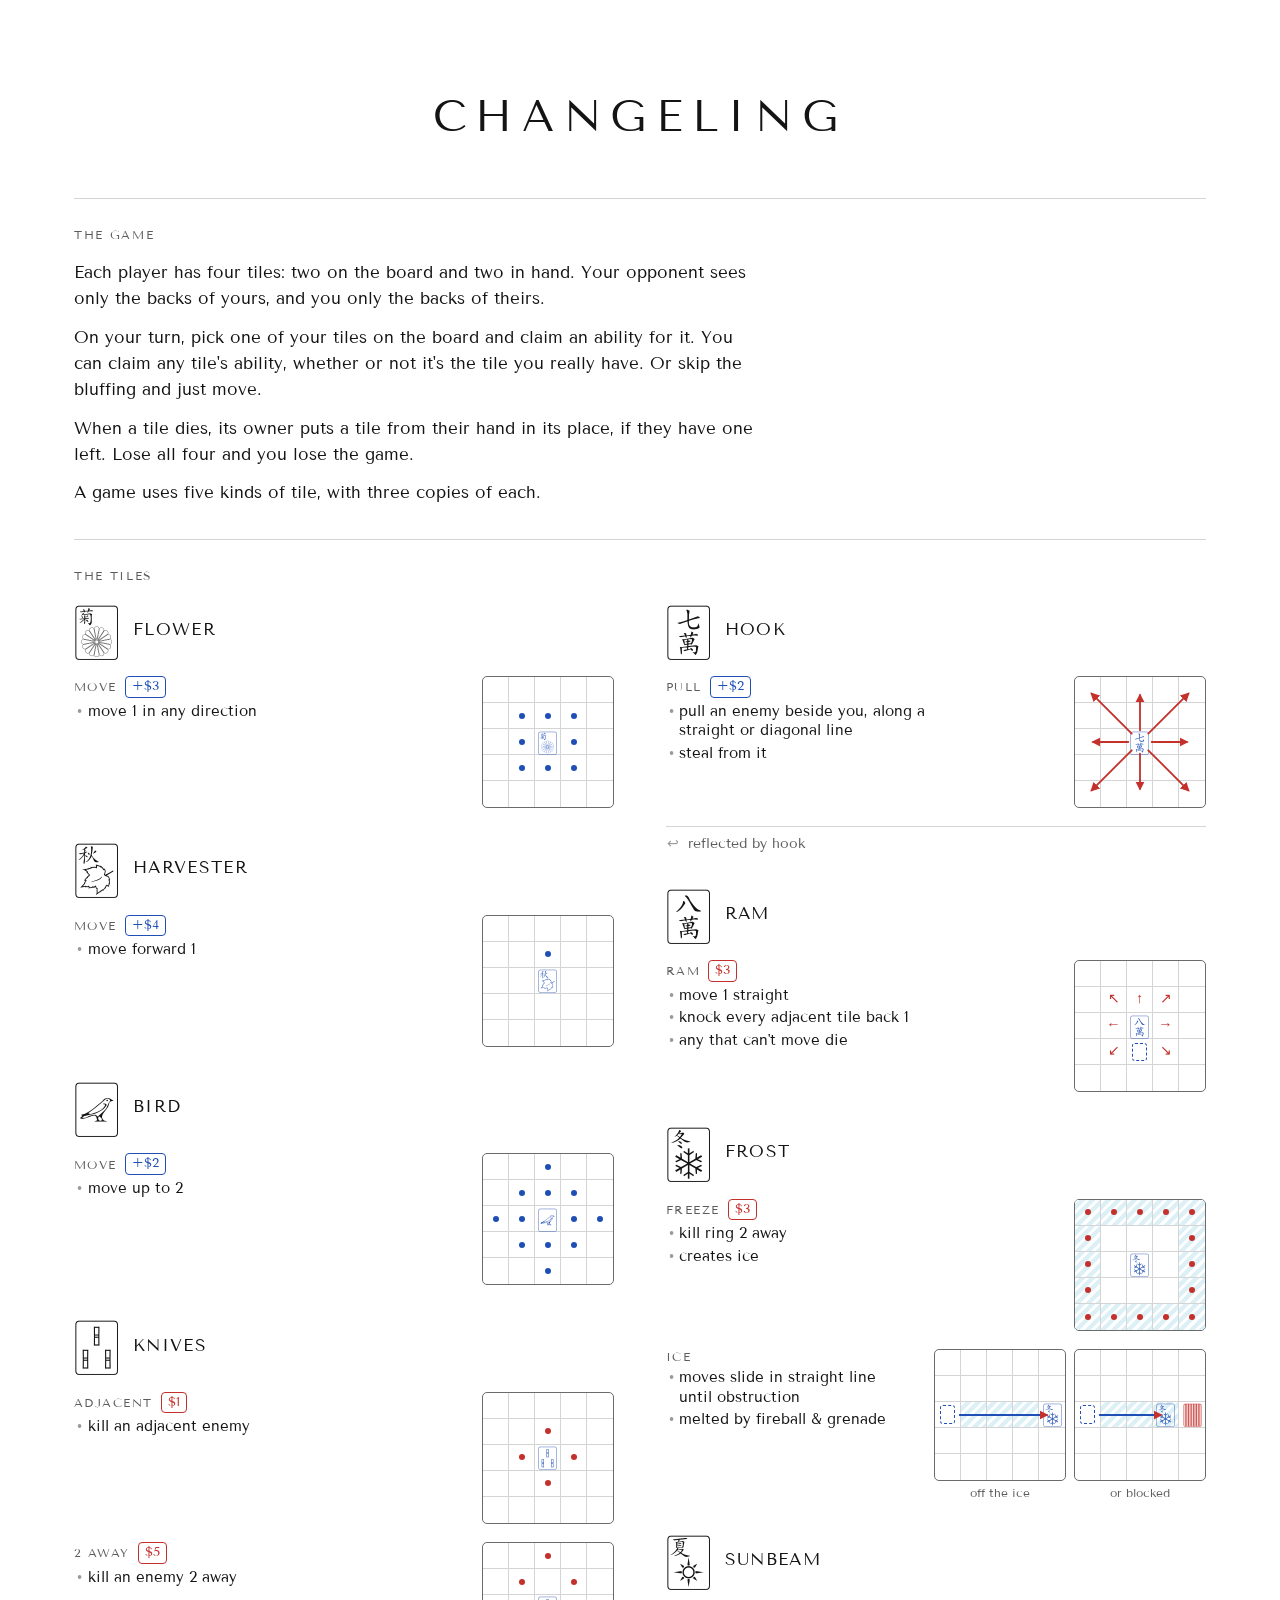
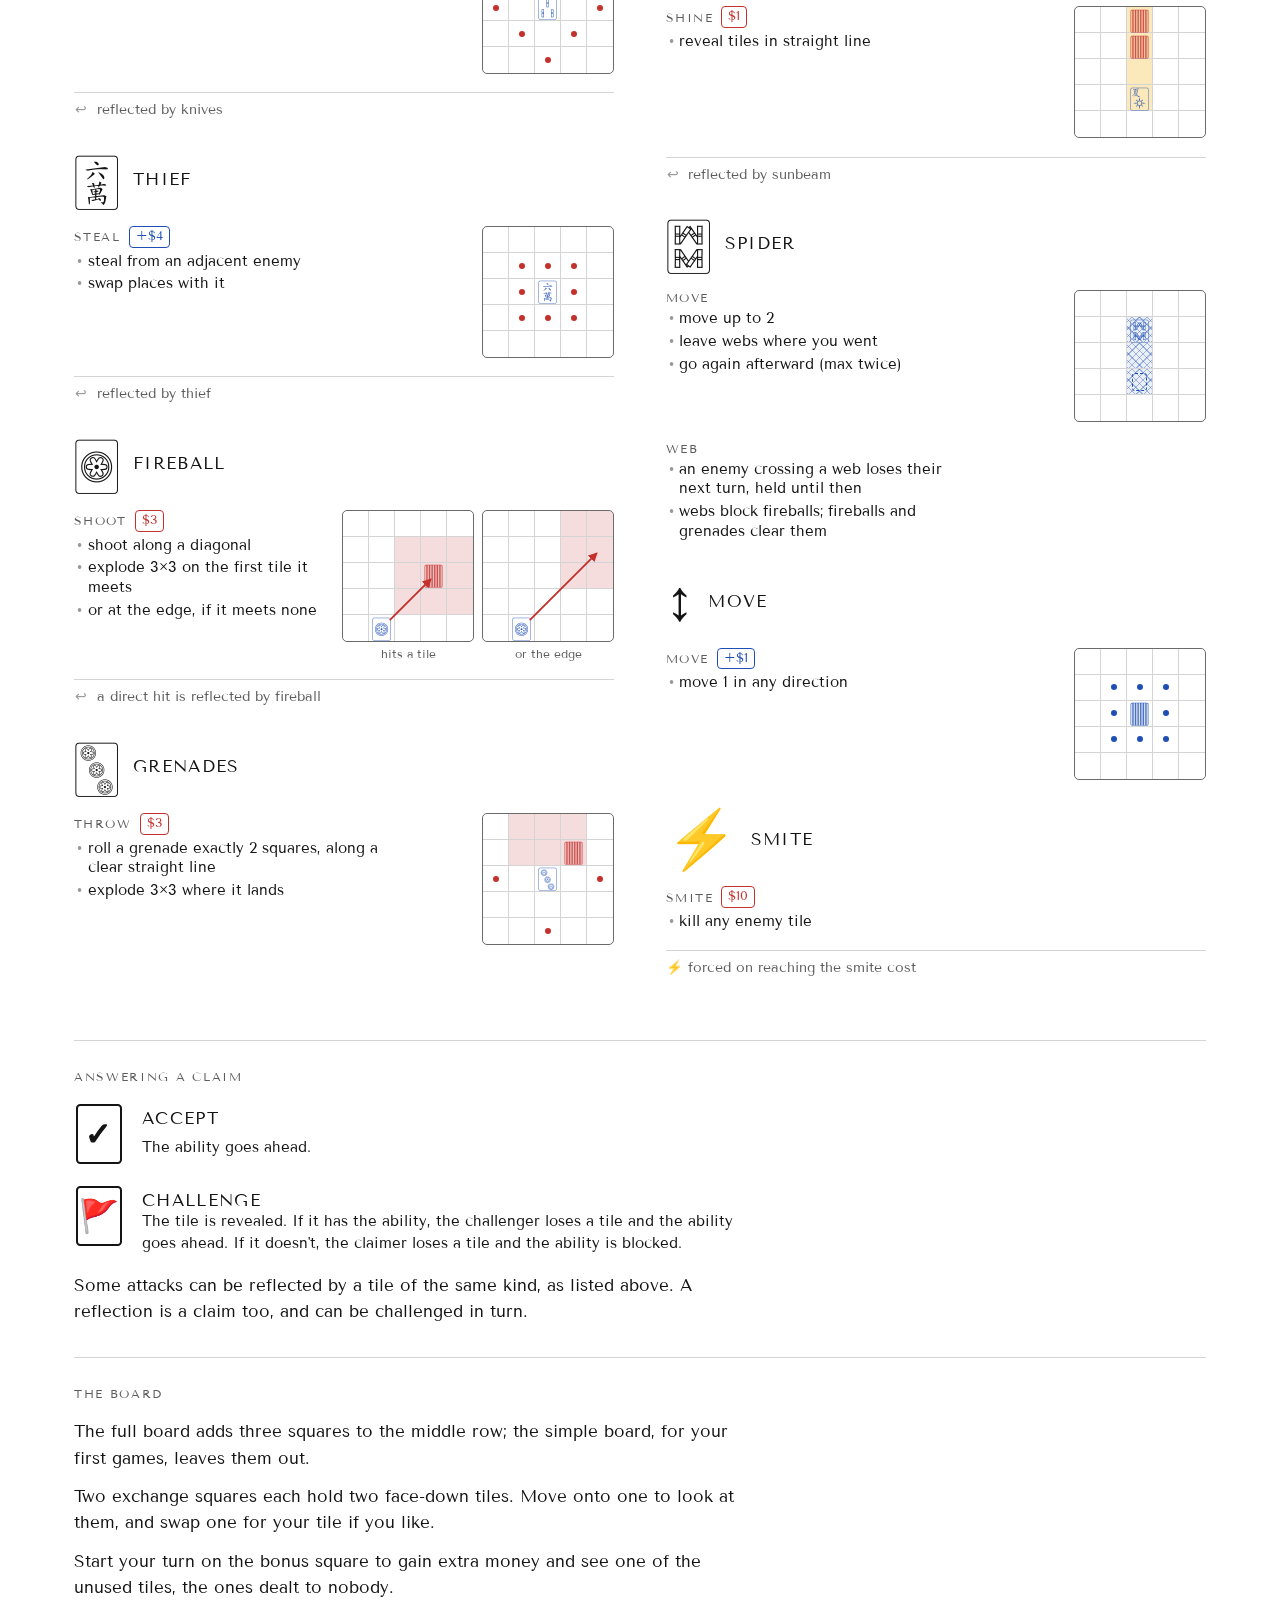
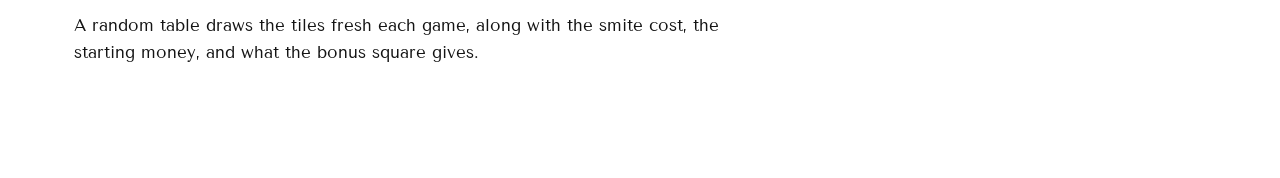
<file: docs/how-to-play.html>
<!DOCTYPE html>
<html lang="en">
<head>
<meta charset="utf-8">
<meta name="viewport" content="width=device-width, initial-scale=1">
<title>Changeling · how to play</title>
<link rel="icon" href="favicon.svg" type="image/svg+xml">
<link rel="preconnect" href="https://fonts.googleapis.com">
<link rel="preconnect" href="https://fonts.gstatic.com" crossorigin>
<link rel="stylesheet" href="https://fonts.googleapis.com/css2?family=Tenor+Sans&display=swap">
<link rel="stylesheet" href="style.css">
<!-- the theme chosen in the game's settings (see settings.js) -->
<script>try { document.documentElement.dataset.theme = localStorage.getItem("arena.theme") === "dark" ? "dark" : "light"; } catch {}</script>
<style>
  .how {
    box-sizing: border-box;
    max-width: 1180px;
    margin: 0 auto;
    padding: 10vh 24px 80px;
    /* the tiles below are the game's own reference, sized from its mini boards' squares */
    --sq: 26px;
  }
  .how .title {
    margin-bottom: 56px;
  }
  .how section {
    padding: 28px 0 32px;
    border-top: 1px solid var(--line);
  }
  .how h2 {
    margin: 0 0 18px;
    font-size: 12px;
    font-weight: normal;
    letter-spacing: 0.14em;
    text-transform: uppercase;
    color: var(--muted);
  }
  .how p {
    max-width: 680px;
    margin: 0 0 12px;
    font-size: 17px;
    line-height: 1.55;
  }
  .how p:last-child {
    margin-bottom: 0;
  }
  .rule-glyph {
    font-family: var(--tile-font);
  }

  /* a response, drawn as its button in the game */
  .response {
    display: grid;
    grid-template-columns: auto 1fr;
    column-gap: 18px;
    align-items: start;
    max-width: 680px;
    margin-bottom: 18px;
  }
  .response .option {
    grid-row: 1 / 3;
    font-size: 64px;
    cursor: default;
  }
  .response .rule-name {
    margin-top: 6px;
  }
  .response p {
    margin: 0;
    font-size: 15px;
    line-height: 1.45;
  }

  @media (max-width: 900px) {
    .how .rules-list {
      columns: 1;
    }
  }
  @media (max-width: 560px) {
    .how {
      --sq: 22px;
    }
  }
</style>
</head>
<body>
<main class="how">
  <h1 class="title">Changeling</h1>

  <section>
    <h2>the game</h2>
    <p>Each player has four tiles: two on the board and two in hand. Your opponent sees only the backs of yours, and you only the backs of theirs.</p>
    <p>On your turn, pick one of your tiles on the board and claim an ability for it. You can claim any tile's ability, whether or not it's the tile you really have. Or skip the bluffing and just move.</p>
    <p>When a tile dies, its owner puts a tile from their hand in its place, if they have one left. Lose all four and you lose the game.</p>
    <p>A game uses five kinds of tile, with three copies of each.</p>
  </section>

  <section>
    <h2>the tiles</h2>
    <div class="rules-list"></div>
  </section>

  <section>
    <h2>answering a claim</h2>
    <div class="response">
      <span class="option shell"><span class="symbol"><span>✓</span></span></span>
      <span class="rule-name">accept</span>
      <p>The ability goes ahead.</p>
    </div>
    <div class="response">
      <span class="option shell"><span class="symbol"><span>🚩</span></span></span>
      <span class="rule-name">challenge</span>
      <p>The tile is revealed. If it has the ability, the challenger loses a tile and the ability goes ahead. If it doesn't, the claimer loses a tile and the ability is blocked.</p>
    </div>
    <p>Some attacks can be reflected by a tile of the same kind, as listed above. A reflection is a claim too, and can be challenged in turn.</p>
  </section>

  <section>
    <h2>the board</h2>
    <p>The full board adds three squares to the middle row; the simple board, for your first games, leaves them out.</p>
    <p>Two exchange squares each hold two face-down tiles. Move onto one to look at them, and swap one for your tile if you like.</p>
    <p>Start your turn on the bonus square to gain extra money and see one of the unused tiles, the ones dealt to nobody.</p>
    <p>A random table draws the tiles fresh each game, along with the smite cost, the starting money, and what the bonus square gives.</p>
  </section>
</main>
<script type="module">
  import {renderRules} from "./renderState.js";
  import {ALL_TILES} from "./constants.js";

  renderRules(document.querySelector(".rules-list"), {
    tiles_in_game: ALL_TILES.map(([tile]) => tile),
    smite_cost: 10,
  });
</script>
</body>
</html>
</file>
<file: docs/style.css>
:root {
  /* The players are red and blue, the same for both of them, each seeing the board
     from their own side.  You and them are whichever of those you are, as data-side
     on the page says (see main.js): blue until you sit as red.  The page's own blue
     and red (buttons, switches, costs, warnings) are the accent and the alert,
     whoever you are. */
  --red: #c4302b;
  --blue: #1f4fb4;
  --wash-red: #fbeaea;
  --wash-blue: #e9effb;
  --you: var(--blue);
  --them: var(--red);
  --wash: var(--wash-blue);
  --wash-them: var(--wash-red);
  --accent: var(--blue);
  --alert: var(--red);
  --ink: #141414;
  --muted: #5c5c5c;
  --faint: #9a9a9a;
  --line: #d4d4d4;
  --frame: #6b6b6b;

  /* the slightly rounded corner of a tile, shared by every button shell */
  --shell-radius: 0.4vmin;

  /* tile glyphs come from Apple Symbols; naming it first, rather than leaving it a
     fallback, keeps the tile in the same place in its box whatever the text font,
     so the shells and faces measured against it (--face-*) line up */
  --tile-font: "Apple Symbols", "Helvetica Neue", Helvetica, Arial, sans-serif;
  --text-font: "Tenor Sans", "Helvetica Neue", Helvetica, Arial, sans-serif;

  /* a tile that can be clicked is drawn bolder; a picked one is also underlined */
  --bold: 0.022em;

  /* the page, and what sits on it: panels, buttons, and the faces of tiles drawn as
     buttons; text and marks on a strong (ink or blue) background; the faded page
     behind a modal; grey tiles (lost, unused, unknown, on an exchange) */
  --bg: white;
  --surface: white;
  --hover: #f4f4f4;
  --on-strong: white;
  --primary-hover: #1a4399;
  --selected: var(--ink);
  --on-selected: var(--on-strong);
  /* the ghosted area a blast would cover */
  --blast: rgba(208, 52, 44, 0.14);
  /* ice: a cold wash, with streaks of sheen */
  --ice: #dcf0f6;
  --ice-sheen: rgba(255, 255, 255, 0.95);
  --frost: rgba(64, 170, 205, 0.3);
  /* the line a sunbeam would light */
  --sun: rgba(240, 180, 30, 0.3);
  --scrim: rgba(255, 255, 255, 0.82);
  /* the tutorial's shade over all but what it's showing, and the rings around those */
  --guide-shade: rgba(20, 20, 20, 0.5);
  --guide-ring: white;
  --shadow: rgba(0, 0, 0, 0.12);
  --dim-tile: #555555;
  --back: #555555;
  color-scheme: light;
}

/* dark: the same page by night.  The tiles keep their faces a shade above the page,
   so they still read as tiles; blue and red are lifted to keep their contrast */
:root[data-theme="dark"] {
  --blue: #7ea6ff;
  --red: #ff7b72;
  --ink: #e6e4df;
  --muted: #a4a4a4;
  --faint: #6f737a;
  --line: #30343b;
  --frame: #8a8f98;
  --wash-blue: #1b2541;
  --wash-red: #3b1f20;
  --bg: #131518;
  --surface: #1c1f24;
  --hover: #272b32;
  --on-strong: #131518;
  --primary-hover: #a7c0ff;
  /* a solid light block glares on the dark table, so a chosen option is a lifted grey */
  --selected: #464b55;
  --on-selected: var(--ink);
  --blast: rgba(255, 123, 114, 0.14);
  --ice: #1d3640;
  --ice-sheen: rgba(170, 225, 240, 0.16);
  --frost: rgba(120, 205, 230, 0.25);
  --sun: rgba(255, 205, 80, 0.2);
  --scrim: rgba(19, 21, 24, 0.85);
  --guide-shade: rgba(0, 0, 0, 0.62);
  --guide-ring: var(--ink);
  --shadow: rgba(0, 0, 0, 0.55);
  --dim-tile: #9da1a8;
  /* face-down grey tiles are solid, so they're kept quieter than the outlined ones */
  --back: #4b5059;
  color-scheme: dark;
}

:root[data-side="red"] {
  --you: var(--red);
  --them: var(--blue);
  --wash: var(--wash-red);
  --wash-them: var(--wash-blue);
}

body {
  background-color: var(--bg);
  color: var(--ink);
  margin: 0;
  font-family: var(--text-font);
}
body.at-game {
  justify-content: center;
  align-items: center;
  overflow: hidden;
  position: fixed;
}

/* only the current screen shows */
body:not(.at-lobby) .lobby,
body:not(.at-room) .room,
body:not(.at-game) .container {
  display: none;
}

/*
------------------------------------------------------------- the lobby and table room

One quiet column. The lobby: the title, your name, and the open tables. The room: a
card laid out like the game, with your opponent above in red, you below in blue, and
the tiles between.
*/
.screen {
  box-sizing: border-box;
  min-height: 100vh;
  padding: 12vh 16px 48px;
  display: flex;
  flex-direction: column;
  align-items: center;
}
.title {
  margin: 0 0 6px;
  font-size: clamp(28px, 6vw, 44px);
  font-weight: normal;
  letter-spacing: 0.22em;
  text-transform: uppercase;
  text-align: center;
}
.link {
  font-size: 14px;
  letter-spacing: 0.08em;
  color: var(--muted);
  text-decoration: none;
  border-bottom: 1px solid var(--line);
  padding-bottom: 2px;
}
.link:hover {
  color: var(--ink);
  border-color: var(--ink);
}
.how-to {
  margin-bottom: 64px;
}

/* plain buttons: a thin outline and letter-spaced capitals */
.btn {
  height: 44px;
  padding: 0 22px;
  font: inherit;
  font-size: 14px;
  letter-spacing: 0.14em;
  text-transform: uppercase;
  white-space: nowrap;
  color: inherit;
  background: var(--surface);
  border: 1px solid currentColor;
  cursor: pointer;
}
.btn:hover {
  background-color: var(--hover);
}
.btn.primary {
  color: var(--on-strong);
  background-color: var(--accent);
  border-color: var(--accent);
}
.btn.primary:hover {
  background-color: var(--primary-hover);
}
.btn:disabled {
  color: var(--faint);
  border-color: var(--line);
  background: var(--surface);
  cursor: default;
}
.btn.primary:disabled {
  color: var(--on-strong);
  background-color: var(--line);
}
.btn.small {
  height: 36px;
  padding: 0 16px;
  font-size: 12px;
}

/* the name: a single underline */
.name-input {
  box-sizing: border-box;
  width: min(300px, 100%);
  padding: 6px 0;
  font: inherit;
  font-size: 26px;
  text-align: center;
  color: var(--ink);
  background: none;
  border: none;
  border-bottom: 1.5px solid var(--ink);
  border-radius: 0;
  outline: none;
}
.name-input::placeholder {
  color: var(--faint);
}
.lobby-actions {
  display: flex;
  flex-wrap: wrap;
  justify-content: center;
  gap: 12px;
  margin: 18px 0 56px;
}
/* until there's a name, the rest is only a preview */
.lobby.locked .table-list {
  opacity: 0.35;
}

.table-list {
  width: min(560px, 100%);
  border-top: 1px solid var(--line);
}
.table-list[hidden] {
  display: none;
}
.list-head {
  padding: 14px 0 6px;
  font-size: 12px;
  letter-spacing: 0.14em;
  text-transform: uppercase;
  color: var(--muted);
}
.table-row {
  display: grid;
  grid-template-columns: 1fr auto auto;
  align-items: center;
  gap: 24px;
  height: 64px;
  border-bottom: 1px solid var(--line);
}
.row-name {
  overflow: hidden;
  text-overflow: ellipsis;
  white-space: nowrap;
  font-size: 16px;
  letter-spacing: 0.08em;
  text-transform: uppercase;
}

/* a table's tiles, with a dashed slot for each still to be picked */
.tile-set {
  font-family: var(--tile-font);
  line-height: 1;
  white-space: nowrap;
}
.tile-set .slot {
  display: inline-block;
  width: 0.72em;
  height: 0.94em;
  margin: 0 0.04em;
  vertical-align: top;
  border: 1.5px dashed var(--line);
  border-radius: 0.06em;
}
.row-tiles {
  font-size: 34px;
  letter-spacing: 2px;
  color: var(--muted);
}
/* the room's set: each tile named under it; an empty one is a dashed slot */
.room-set {
  display: flex;
  gap: 6px;
}
.set-tile {
  width: 84px;
  display: flex;
  flex-direction: column;
  align-items: center;
  gap: 4px;
  padding: 0;
  font: inherit;
  color: var(--ink);
  background: none;
  border: none;
  cursor: pointer;
}
.set-glyph {
  font-family: var(--tile-font);
  font-size: 64px;
  line-height: 1;
}
.set-tile:hover .set-glyph {
  color: var(--accent);
}
.set-name {
  font-size: 10px;
  letter-spacing: 0.12em;
}
.set-tile.empty {
  box-sizing: border-box;
  width: 46px;
  height: 60px;
  margin: 2px 19px 0;
  border: 1.5px dashed var(--line);
  border-radius: 4px;
  cursor: default;
}

/* the room */
.room {
  padding-top: 8vh;
}
.room-card {
  width: min(640px, 100%);
  border: 1.5px solid var(--frame);
}
.seat {
  min-height: 96px;
  box-sizing: border-box;
  display: flex;
  flex-wrap: wrap;
  align-items: center;
  justify-content: space-between;
  gap: 12px;
  padding: 16px 28px;
}
.seat.them {
  border-bottom: 1px solid var(--line);
  color: var(--them);
}
.seat.you {
  border-top: 1px solid var(--line);
  background-color: var(--wash);
  color: var(--you);
}
.seat-name {
  font-size: 20px;
  letter-spacing: 0.12em;
  text-transform: uppercase;
}
.seat-name.empty {
  font-size: 17px;
  letter-spacing: 0.04em;
  text-transform: none;
  color: var(--faint);
}
/* someone who has dropped out; the game will wait for them */
.seat-name.gone {
  opacity: 0.35;
}
.seat-buttons {
  display: flex;
  gap: 10px;
}

.tiles-area {
  padding: 26px 20px 30px;
  display: flex;
  flex-direction: column;
  align-items: center;
  gap: 22px;
}
/* starter, random, or custom */
.segmented {
  display: inline-flex;
  border: 1px solid var(--ink);
}
.segmented button {
  height: 40px;
  padding: 0 20px;
  font: inherit;
  font-size: 13px;
  letter-spacing: 0.14em;
  text-transform: uppercase;
  color: var(--ink);
  background: var(--surface);
  border: none;
  border-left: 1px solid var(--ink);
  cursor: pointer;
}
.segmented button:first-child {
  border-left: none;
}
.segmented button.on {
  color: var(--on-selected);
  background-color: var(--selected);
}
.segmented button:disabled {
  cursor: default;
}
.segmented button:disabled:not(.on) {
  color: var(--faint);
}

/* the bot's level, sized like the buttons beside it */
.segmented.small button {
  height: 36px;
  padding: 0 14px;
  font-size: 12px;
}

/* the simple board or the full one; fast, medium, slow, or unlimited */
.board-area,
.time-area {
  padding: 22px 20px;
  display: flex;
  justify-content: center;
  border-top: 1px solid var(--line);
}

/* every tile, pale until picked */
.picker {
  display: grid;
  grid-template-columns: repeat(6, 92px);
  justify-content: center;
  row-gap: 10px;
}
.pick {
  display: flex;
  flex-direction: column;
  align-items: center;
  gap: 2px;
  color: var(--faint);
}
.pick.on {
  color: var(--ink);
}
.pick-tile {
  padding: 0;
  font-family: var(--tile-font);
  font-size: 52px;
  line-height: 1;
  color: inherit;
  background: none;
  border: none;
  cursor: pointer;
}
.pick-tile:hover {
  color: var(--muted);
}
.pick.on .pick-tile:hover {
  color: var(--ink);
}
.pick-tile:disabled {
  opacity: 0.4;
  cursor: default;
}
.pick-name {
  font-size: 10px;
  letter-spacing: 0.12em;
}
.about-tiles {
  font: inherit;
  font-size: 14px;
  background: none;
  border: none;
  border-bottom: 1px solid var(--line);
  padding: 0 0 2px;
  cursor: pointer;
}
@media (max-width: 600px) {
  .room-set {
    gap: 2px;
  }
  .set-tile {
    width: 62px;
  }
  .set-tile.empty {
    margin: 2px 8px 0;
  }
  .set-glyph {
    font-size: 56px;
  }
  .set-name {
    font-size: 8px;
    letter-spacing: 0.04em;
  }
  .picker {
    grid-template-columns: repeat(4, 80px);
  }
  .board-area .segmented button,
  .time-area .segmented button {
    padding: 0 10px;
  }
}

.room-foot {
  display: flex;
  gap: 12px;
  margin-top: 26px;
}

/* connection trouble and server errors */
.netbar,
.toast {
  position: fixed;
  left: 0;
  right: 0;
  text-align: center;
  background-color: var(--ink);
  color: var(--on-strong);
  padding: 6px;
  z-index: 10;
}
.netbar {
  top: 0;
}
.toast {
  bottom: 0;
}
.netbar[hidden],
.toast[hidden] {
  display: none;
}

/*
------------------------------------------------------------------------- the game

Partitioned, never floating: the reference and tile accounting on the left, the board
in the middle between the two players' strips (theirs above, yours below), the log on
the right. Inspired by the tiles: white, fine lines, a tile's rounded corners. Only
the board is set off a little more heavily.

The board's size is derived from the window: as big as the height allows after the
strips, unless the side columns need the width. As the window narrows, the left
column stacks its contents before the board gives up any size. Everything on the
board is sized relative to it (cqmin), so the layout holds at any laptop size.
*/
.container {
  --radius: 8px;

  --side-min: 124px;
  /* the log gives up width before the board does */
  --log-min: clamp(150px, 20vw, 300px);
  --strip: clamp(70px, 12vh, 118px);
  --board: min(calc(100vh - 2 * var(--strip)), calc(100vw - var(--side-min) - var(--log-min)));

  width: 100vw;
  height: 100vh;
  display: grid;
  grid-template-columns: minmax(var(--side-min), 0.9fr) var(--board) minmax(var(--log-min), 1.2fr);
  /* the outer rows take any spare height, so the columns always run the full height */
  grid-template-rows: minmax(var(--strip), 1fr) var(--board) minmax(var(--strip), 1fr);

  font-family: var(--text-font);
  color: var(--ink);
  background-color: var(--bg);
  cursor: default;
}

/* ------------------------------------------------------------------- left */
/* a tile that's left the board, on its way to the graveyard or an exchange */
.ghost {
  position: fixed;
  z-index: 10;
  line-height: 1;
  pointer-events: none;
}
/* money gained or spent, rising from the amount (see animate.js) */
.coin-float {
  position: fixed;
  z-index: 10;
  line-height: 1;
  pointer-events: none;
  font-family: var(--text-font);
}

/* ---------------------------------------------------------- left: lists */
.sidebar.lists {
  grid-column: 1;
  grid-row: 1 / 4;
  min-height: 0;
  display: flex;
  flex-direction: column;
  border-right: 1px solid var(--line);
  container-type: inline-size;
}
/* the tiles in play and the smite cost, filling the height above the board so the
   graveyard's rule meets the board's top edge (unless they wrap in a narrow column) */
.sidebar.lists .sidebar-top {
  flex-shrink: 0;
  box-sizing: border-box;
  min-height: calc((100vh - var(--board)) / 2 - 1px);
  display: flex;
  flex-direction: column;
  justify-content: center;
  gap: calc(var(--strip) * 0.06);
  padding: calc(var(--strip) * 0.06) 0;
}
/* the tiles in play, at a glance; clicking opens what each does.  Each has a column,
   which the unknown tiles below share, and the columns wrap together */
.sidebar.lists {
  --play-glyph: calc(var(--strip) * 0.36);
  --play-column: calc(var(--play-glyph) * 0.8);
}
.sidebar.lists .in-play,
.sidebar.lists .hidden-tiles-contents {
  display: grid;
  grid-template-columns: repeat(auto-fill, var(--play-column));
  gap: 2px;
  justify-items: center;
}
.sidebar.lists .in-play {
  padding: 0 18px;
  font-size: var(--play-glyph);
  line-height: 1;
  cursor: pointer;
}
.sidebar.lists .in-play:hover {
  color: var(--accent);
}
.sidebar.lists .smite-cost {
  padding: 0 18px;
  display: flex;
  justify-content: center;
  align-items: center;
  gap: 8px;
  font-size: calc(var(--strip) * 0.19);
}
.sidebar.lists .smite-cost .option {
  font-size: calc(var(--strip) * 0.28);
  cursor: default;
  -webkit-text-stroke: 0;
}
.sidebar.lists .smite-cost .option.shell::before {
  border-width: var(--frame-width, 0.02em);
}
/* each kind of tile has its own fixed share of the column, so one filling up never
   moves the others, unless its tiles need more room than that (in a narrow column) */
.sidebar.lists .acc {
  flex: 1;
  min-height: 0;
  display: flex;
  flex-direction: column;
}
.sidebar.lists .acc-row {
  flex: 1 1 0;
  min-height: min-content;
  padding: 12px 18px;
  border-top: 1px solid var(--line);
  display: flex;
  flex-direction: column;
  gap: 8px;
}
.sidebar.lists .acc-label {
  font-size: 14px;
  color: var(--muted);
}
.sidebar.lists .sidebar-top .area-label {
  padding: 0 18px;
}
/* the settings in the corner sit where its label would be */
.sidebar.lists .sidebar-top > .area-label:first-child {
  visibility: hidden;
  height: 28px;
}
.sidebar.lists .acc-tiles {
  font-size: 28px;
  line-height: 1;
  color: var(--dim-tile);
}
/* face down: unused, or on an exchange */
.sidebar.lists .acc-tile.back,
.cell-marks [data-tile-name="🀫"] {
  color: var(--back);
}
/* the copies of a tile we haven't seen, stacked under it, drawn like the tiles in play */
.sidebar.lists .hidden-tiles-contents {
  font-size: var(--play-glyph);
}
.sidebar.lists .unknown-column {
  display: flex;
  flex-direction: column;
  gap: 2px;
}
/* a narrow column stacks each label over its tiles */
@container (max-width: 200px) {
.sidebar.lists .in-play,
.sidebar.lists .smite-cost,
.sidebar.lists .acc-row,
.sidebar.lists .quit {
    padding-left: 12px;
    padding-right: 12px;
  }
}
.sidebar.lists .quit {
  margin-top: auto;
  flex-shrink: 0;
  height: var(--strip);
  padding: 0 18px;
  display: flex;
  align-items: center;
  cursor: pointer;
}
.sidebar.lists .quit .option {
  font-size: 36px;
  -webkit-text-stroke: 0;
}
.sidebar.lists .quit .option.shell::before {
  border-width: var(--frame-width, 0.02em);
}

/* ----------------------------------------------------------------- strips */
.strip {
  grid-column: 2;
  min-width: 0;
  padding: 8px calc(var(--board) * 0.025);
  display: grid;
  height: var(--strip);
  box-sizing: border-box;
  /* the note takes whatever's left, so the coins and clock never move as it changes */
  grid-template-columns: minmax(0, 1fr) auto auto;
  column-gap: 16px;
  align-items: center;
}
.strip.top {
  grid-row: 1;
  align-self: end;
}
.strip.bottom {
  grid-row: 3;
  align-self: start;
}
/* the strip of whoever the game is waiting on, washed in their colour */
.strip.red.acting {
  background-color: var(--wash-red);
}
.strip.blue.acting {
  background-color: var(--wash-blue);
}
.strip .who {
  min-width: 0;
  display: flex;
  flex-direction: column;
  gap: 2px;
}
.strip .name {
  font-size: 13px;
  font-weight: normal;
  text-transform: uppercase;
  letter-spacing: 0.06em;
}
.turn-note {
  font-size: 14px;
  color: var(--ink);
}
.strip .coins {
  grid-column: 2;
  display: flex;
  flex-direction: column;
  align-items: flex-end;
  gap: calc(var(--strip) * 0.06);
}
.amount {
  min-width: 2.2em;
  text-align: right;
  font-size: calc(var(--strip) * 0.32);
  line-height: 1;
}
/* a timed table's money gives up a little size to the clock under it */
.timed .amount {
  font-size: calc(var(--strip) * 0.28);
}
/* this decision's seconds, then the reserve, in a chip drawn like a tile's shell; only
   on a timed table */
.clock {
  display: none;
  border: 1px solid var(--frame);
  border-radius: 5px;
  font-size: calc(var(--strip) * 0.16);
  line-height: 1;
  font-variant-numeric: tabular-nums;
  color: var(--ink);
  background-color: var(--surface);
}
.timed .clock {
  display: flex;
}
.clock span {
  padding: 0.35em 0.6em;
  text-align: right;
}
/* sized for their widest, so the numbers stay put as they count down */
.allowance {
  min-width: 1.3em;
}
.allowance:empty {
  display: none;
}
.reserve {
  min-width: 2.3em;
}
.allowance + .reserve {
  border-left: 1px solid var(--line);
}
/* whichever isn't counting down is greyed */
.clock .idle {
  color: var(--faint);
}
/* a reserve that's nearly gone */
.clock .reserve.low {
  color: var(--alert);
}
/* a clock that isn't running at all */
.clock.stopped {
  border-color: var(--line);
  color: var(--muted);
}
/* a label over an area of the page: the hands, the history, the piece info */
.area-label {
  font-size: 14px;
  color: var(--muted);
}
/* your hand and theirs, labelled; the label sits over the tiles' right end */
.hand {
  grid-column: 3;
  display: flex;
  flex-direction: column;
  align-items: flex-end;
  gap: 2px;
}
.hand .area-label {
  font-size: 12px;
  line-height: 1;
}
.hand-tiles {
  display: flex;
  justify-content: flex-end;
  gap: 6px;
  /* room for a full hand of two, so nothing moves as it empties */
  min-width: calc(var(--strip) * 0.62 * 1.57 + 6px);
}
.hand-tile {
  font-size: calc(var(--strip) * 0.62);
  line-height: 1;
}
.strip.red .name, .strip.red .amount, .strip.red .hand-tile { color: var(--red); }
.strip.blue .name, .strip.blue .amount, .strip.blue .hand-tile { color: var(--blue); }

/* ------------------------------------------------------------------ board */
/* the board's frame sits centred on the column dividers above and below it: its box
   reaches half a frame plus half a divider past its column on each side */
.board {
  --frame-width: 1.5px;
  --reach: calc(var(--frame-width) / 2 + 0.5px);
  grid-column: 2;
  grid-row: 2;
  box-sizing: border-box;
  width: calc(var(--board) + 2 * var(--reach));
  height: calc(var(--board) + 2 * var(--reach));
  margin: calc(-1 * var(--reach));
  position: relative;
  z-index: 1;
  container-type: size;

  display: grid;
  grid-template-columns: repeat(5, 1fr);
  grid-template-rows: repeat(5, 1fr);

  border: var(--frame-width) solid var(--frame);
  background-color: var(--bg);
}
.cell {
  position: relative;
  min-width: 0;
  min-height: 0;
  border-right: 1px solid var(--line);
  border-bottom: 1px solid var(--line);

  /* the piece sits in the middle, a little smaller than the square so what's drawn in
     the corners (options, exchange tiles, bonus) mostly clears it */
  display: flex;
  align-items: center;
  justify-content: center;
}
.cell:nth-child(5n) {
  border-right: none;
}
.cell:nth-child(n + 21) {
  border-bottom: none;
}
.piece {
  display: inline-block;
  position: relative;
  font-size: 14.6cqmin;
  line-height: 1;
}
.piece,
.vacancy,
.option,
.claim-note .claimed,
.rule-tile,
.ghost {
  font-family: var(--tile-font);
}
.board-tile {
  font-weight: normal;
}
/* an empty tile, dashed, where a tile died and its replacement will go */
.vacancy {
  display: inline-block;
  position: relative;
  width: 0.78em;
  height: 1em;
  font-size: 14.6cqmin;
  animation: vacancy 1.4s ease-in-out infinite alternate;
}
.vacancy::before {
  content: "";
  position: absolute;
  left: 0.0475em;
  top: 0.046em;
  width: 0.685em;
  height: 0.908em;
  box-sizing: border-box;
  border: 0.02em dashed currentColor;
  border-radius: 0.055em;
}
@keyframes vacancy {
  from { opacity: 1; }
  to { opacity: 0.35; }
}
/*
what makes a square special sits in its bottom-left corner: the bonus, or an
exchange's two tiles side by side
*/
.cell-marks {
  position: absolute;
  left: 0.5cqmin;
  bottom: 0.5cqmin;
  display: flex;
  align-items: flex-end;
  gap: 0.5cqmin;
  line-height: 1;
  pointer-events: none;
  color: var(--dim-tile);
}
.cell-marks .board-tile {
  position: relative;
  font-size: 4.4cqmin;
  pointer-events: auto;
}
.cell-marks .bonus {
  font-size: 3.7cqmin;
}
/*
what's been left on a square, under its tile, drawn alike: a texture over a wash.
A web is a net in the colour of whoever laid it; ice is neutral, a cold wash with
streaks of sheen, since it's the same for everyone.  The mini boards draw them the same
way, at their own scale
*/
.cell {
  --grain: 2.6cqmin;
  --thread: 0.22cqmin;
}
.rule-square {
  --grain: calc(var(--sq) * 0.2);
  --thread: 1px;
}
.web,
.ice {
  position: absolute;
  inset: 0;
  pointer-events: none;
}
.web.red { --web: var(--red); }
.web.blue { --web: var(--blue); }
.rule-square.webbed { --web: var(--you); }
.web,
.rule-square.webbed {
  --strand: color-mix(in srgb, var(--web) 38%, transparent);
  background:
    repeating-linear-gradient(45deg, var(--strand) 0 var(--thread), transparent var(--thread) var(--grain)),
    repeating-linear-gradient(-45deg, var(--strand) 0 var(--thread), transparent var(--thread) var(--grain)),
    color-mix(in srgb, var(--web) 9%, transparent);
}
.ice,
.rule-square.iced {
  background:
    repeating-linear-gradient(135deg, var(--ice-sheen) 0 calc(var(--thread) * 3), transparent calc(var(--thread) * 3) calc(var(--grain) * 1.4)),
    var(--ice);
}

/*
selection; colour only ever says whose piece it is
  - a piece that can be clicked is drawn bolder, and a picked one also gets a bar
    under it
  - abilities and smites are drawn on the board as options (see .option); the other
    choices are options in a panel beside a square (see .choice-panel)
*/
.cell.highlight.own-piece .piece,
.cell.chosen-start .piece,
.cell.chosen-target .piece {
  -webkit-text-stroke: var(--bold) currentColor;
}
.cell.chosen-start .piece::after,
.cell.chosen-target .piece::after {
  content: "";
  position: absolute;
  left: 18%;
  right: 18%;
  bottom: -0.06em;
  height: 0.035em;
  border-radius: 0.02em;
  background-color: currentColor;
}
.highlight {
  cursor: pointer;
}

/* a finished claim: a line from the piece to its target */
.claim-line {
  position: absolute;
  inset: 0;
  width: 100%;
  height: 100%;
  pointer-events: none;
  overflow: visible;
}
.claim-line line {
  stroke: currentColor;
  stroke-width: 0.9cqmin;
  stroke-linecap: round;
}
.claim-line polygon {
  fill: currentColor;
}
.claim-line .claim-cross {
  stroke-width: 1.1cqmin;
}
/* white under the cross, so it reads over the tile it lands on */
.claim-line .claim-halo {
  stroke: var(--bg);
  stroke-width: 2cqmin;
}
/* the move a hovered ability would make */
.claim-line.ghost-move {
  opacity: 0.4;
}
/* a turn lost to a web: a timer runs down over the tile that was caught */
.caught-timer {
  position: absolute;
  width: 11cqmin;
  height: 11cqmin;
  transform: translate(-50%, -50%);
  pointer-events: none;
  animation: caught-timer 1.8s ease-in-out forwards;
}
.caught-timer svg {
  width: 100%;
  height: 100%;
  overflow: visible;
}
.caught-face {
  fill: var(--surface);
  stroke: currentColor;
  stroke-width: 1.5;
}
/* a wedge of the face, swept away clockwise from twelve o'clock */
.caught-sweep {
  fill: none;
  stroke: currentColor;
  stroke-width: 17;
  stroke-dasharray: 100;
  transform: rotate(-90deg);
  transform-origin: center;
  animation: caught-sweep 1.4s linear 0.15s forwards;
}
@keyframes caught-sweep {
  to { stroke-dashoffset: 100; }
}
@keyframes caught-timer {
  0% { opacity: 0; }
  10% { opacity: 1; }
  80% { opacity: 1; }
  100% { opacity: 0; }
}
/* what a hovered blast or ram would do: the area it covers, the tiles it would kill,
   and where it would knock the others */
.impact {
  position: absolute;
  inset: 0;
  width: 100%;
  height: 100%;
  pointer-events: none;
  overflow: visible;
}
.impact-area {
  fill: var(--blast);
}
.impact-area.frozen {
  fill: var(--frost);
}
.impact-area.lit {
  fill: var(--sun);
}
.impact line {
  stroke-linecap: round;
}
.impact-kill {
  stroke: var(--them);
  stroke-width: 1.1cqmin;
}
.impact-halo {
  stroke: var(--bg);
  stroke-width: 2cqmin;
}
.impact-push {
  color: var(--ink);
  opacity: 0.55;
}
.impact-push line {
  stroke: currentColor;
  stroke-width: 0.9cqmin;
}
.impact-push polygon {
  fill: currentColor;
}
/* the claimed ability (and any reflect, and the answers) written beside the line */
.claim-note {
  position: absolute;
  display: flex;
  align-items: center;
  gap: 1.2cqmin;
  white-space: nowrap;
}
.claim-note.above { transform: translate(-50%, -100%); }
.claim-note.right { transform: translate(0, -50%); }
.claim-note.left { transform: translate(-100%, -50%); }
.claim-note.below { transform: translate(-50%, 0); }
.claim-note.above-right { transform: translate(0, -100%); }
.claim-note.above-left { transform: translate(-100%, -100%); }
.claim-note.below-left { transform: translate(-100%, 0); }
.claim-note.below-right { transform: translate(0, 0); }
.claim-note .claimed,
.claim-note .option {
  font-size: 7.3cqmin;
}
/* options, in every square: a row in the top-right corner, ↕ rightmost */
.cell-options {
  --option-gap: 0.5cqmin;
  position: absolute;
  inset: 0;
  padding: var(--option-gap);
  display: flex;
  flex-wrap: wrap;
  justify-content: flex-end;
  align-content: flex-start;
  gap: var(--option-gap);
  pointer-events: none;
}
.cell-options .option {
  font-size: 5.2cqmin;
}
.option {
  pointer-events: auto;
  cursor: pointer;
  color: var(--ink);
  -webkit-text-stroke: var(--bold) currentColor;
}
/*
the face of a tile glyph, where this font draws it in the glyph's box (measured):
an option or claimed tile is filled white only there, so it covers just the tile and
not a box around it, and the ones that aren't tiles (↕ ⚡ ✓ 🚩 ✕) get a frame drawn in
the same place
*/
.option,
.claim-note .claimed {
  --face-left: 0.0475em;
  --face-top: 0.046em;
  --face-width: 0.685em;
  --face-height: 0.908em;
  --face-radius: 0.055em;
  --frame-width: 0.02em;

  position: relative;
  z-index: 0;
  display: inline-block;
  width: 0.78em;
  height: 1em;
  line-height: 1em;
}
.option::before,
.claim-note .claimed::before {
  content: "";
  position: absolute;
  z-index: -1;
  left: var(--face-left);
  top: var(--face-top);
  width: var(--face-width);
  height: var(--face-height);
  border-radius: var(--face-radius);
  background-color: var(--surface);
}
/* the frame matches a bolded tile's: the font's frame plus the stroke on both edges */
.option.shell::before {
  box-sizing: border-box;
  left: calc(var(--face-left) - var(--bold) / 2);
  top: calc(var(--face-top) - var(--bold) / 2);
  width: calc(var(--face-width) + var(--bold));
  height: calc(var(--face-height) + var(--bold));
  border: calc(var(--frame-width) + var(--bold)) solid currentColor;
  border-radius: calc(var(--face-radius) + var(--bold) / 2);
}
.option.shell .symbol {
  position: absolute;
  left: var(--face-left);
  top: var(--face-top);
  width: var(--face-width);
  height: var(--face-height);
  display: flex;
  align-items: center;
  justify-content: center;
}
.option.shell .symbol span {
  font-family: "Helvetica Neue", Helvetica, Arial, sans-serif;
  font-size: 0.5em;
  line-height: 1;
}

/* a choice that isn't of a square: a panel beside the square it's about, pointing at
   it; placed by renderChoice.js, which names the side it's on */
.choice-panel {
  position: absolute;
  z-index: 3;
  padding: 2.2cqmin;
  display: flex;
  flex-direction: column;
  align-items: center;
  gap: 1.6cqmin;
  background-color: var(--surface);
  border: 1.5px solid var(--frame);
  border-radius: 8px;
  box-shadow: 0 6px 24px var(--shadow);
}
/* what's being asked, no wider than the board allows */
.choice-prompt {
  max-width: min(22em, 70cqw);
  font-size: 14px;
  text-align: center;
  color: var(--ink);
}
.choice-options {
  display: flex;
  gap: 1.6cqmin;
  white-space: nowrap;
}
.choice-panel .option {
  font-size: 12cqmin;
  transition: transform 120ms;
}
.choice-panel .option:hover {
  transform: translateY(-4%);
}
.choice-panel .option.mine {
  color: var(--you);
}
.choice-panel .option.apart {
  margin-left: 2.4cqmin;
}
.choice-panel::after {
  content: "";
  position: absolute;
  width: 14px;
  height: 14px;
  background-color: var(--surface);
  border: 1.5px solid var(--frame);
  border-top: 0;
  border-left: 0;
}
.choice-panel.above::after { left: calc(var(--point) - 8px); bottom: -9px; transform: rotate(45deg); }
.choice-panel.below::after { left: calc(var(--point) - 8px); top: -9px; transform: rotate(225deg); }
.choice-panel.right::after { top: calc(var(--point) - 8px); left: -9px; transform: rotate(135deg); }
.choice-panel.left::after { top: calc(var(--point) - 8px); right: -9px; transform: rotate(-45deg); }

/* -------------------------------------------------------------- settings */
/* the top-left corner, on every screen: sound, the settings, full screen */
.settings-corner {
  position: fixed;
  left: 6px;
  top: 6px;
  z-index: 40;
  display: flex;
  gap: 2px;
}
.corner-button {
  width: 30px;
  height: 30px;
  display: grid;
  place-items: center;
  padding: 0;
  color: var(--faint);
  background: none;
  border: none;
  border-radius: 6px;
  cursor: pointer;
}
.corner-button[hidden] {
  display: none;
}
.corner-button:hover,
.corner-button[aria-expanded="true"] {
  color: var(--ink);
  background-color: var(--hover);
}
/* opens below the buttons */
.settings {
  position: absolute;
  left: 0;
  top: 36px;
  min-width: 210px;
  box-sizing: border-box;
  padding: 14px 18px;
  display: flex;
  flex-direction: column;
  gap: 14px;
  background-color: var(--surface);
  border: 1.5px solid var(--frame);
  border-radius: 8px;
  box-shadow: 0 6px 24px var(--shadow);
}
.settings[hidden] {
  display: none;
}
.setting {
  position: relative;
  display: flex;
  align-items: center;
  justify-content: space-between;
  gap: 24px;
  font-size: 14px;
  color: var(--ink);
  cursor: pointer;
}
.setting input[type=checkbox] {
  position: absolute;
  opacity: 0;
  pointer-events: none;
}
/* a switch: its knob slides right, and the track fills blue, when on */
.switch {
  position: relative;
  flex-shrink: 0;
  width: 34px;
  height: 20px;
  border-radius: 10px;
  background-color: var(--line);
  transition: background-color 150ms;
}
.switch::after {
  content: "";
  position: absolute;
  left: 2px;
  top: 2px;
  width: 16px;
  height: 16px;
  border-radius: 50%;
  background-color: var(--bg);
  box-shadow: 0 1px 2px var(--shadow);
  transition: transform 150ms;
}
.setting input:checked + .switch {
  background-color: var(--accent);
}
.setting input:checked + .switch::after {
  transform: translateX(14px);
}
.setting input[type=range] {
  width: 100px;
  margin: 0;
  accent-color: var(--accent);
}
.setting input:focus-visible + .switch {
  outline: 2px solid var(--accent);
  outline-offset: 2px;
}

/* what a tile or button is and does, shown the moment it's hovered (see tooltip.js) */
.tip {
  position: fixed;
  z-index: 50;
  max-width: 260px;
  box-sizing: border-box;
  padding: 8px 11px 7px;
  font-size: 13px;
  line-height: 1.35;
  color: var(--ink);
  background-color: var(--surface);
  border: 1px solid var(--frame);
  border-radius: 6px;
  box-shadow: 0 4px 16px var(--shadow);
  pointer-events: none;
}
.tip[hidden] {
  display: none;
}
.tip-name {
  margin-bottom: 2px;
  font-size: 11px;
  letter-spacing: 0.1em;
  text-transform: uppercase;
  color: var(--muted);
}
/* a use's price, red to pay or blue to gain; a second use is an alternative */
.tip-price.cost { color: var(--alert); }
.tip-price.gain { color: var(--accent); }
.tip-or { color: var(--faint); }
.tip-note {
  margin-top: 3px;
  color: var(--muted);
}
.tip-mark {
  display: inline-block;
  width: 1.5em;
  color: var(--faint);
}
.tip-more {
  margin-top: 6px;
  display: flex;
  align-items: center;
  gap: 5px;
  font-size: 11px;
  color: var(--faint);
}
.tip-more svg {
  width: 9px;
  height: 12px;
}

/* ----------------------------------------------------------------- guide */
/*
  The tutorial's steps and the first-time tips (see guide.js): a card like the choice
  panel's, pointing at what it's about, which is ringed.  The tutorial also shades the
  rest and takes the clicks; a tip leaves the game alone.
*/
.guide {
  position: fixed;
  inset: 0;
  z-index: 60;
  pointer-events: none;
}
.guide[hidden] {
  display: none;
}
.guide.dim {
  pointer-events: auto;
}
.guide-shade {
  position: absolute;
  inset: 0;
  width: 100%;
  height: 100%;
  fill: var(--guide-shade);
  display: none;
}
.guide.dim .guide-shade {
  display: block;
}
.guide-ring {
  position: absolute;
  box-sizing: border-box;
  border: 2px solid var(--ink);
  border-radius: 8px;
}
.guide.dim .guide-ring {
  border-color: var(--guide-ring);
}
.guide-card {
  position: absolute;
  box-sizing: border-box;
  width: min(330px, calc(100vw - 20px));
  padding: 12px 14px 10px;
  font-size: 15px;
  line-height: 1.4;
  color: var(--ink);
  background-color: var(--surface);
  border: 1.5px solid var(--frame);
  border-radius: 8px;
  box-shadow: 0 6px 24px var(--shadow);
  pointer-events: auto;
}
/* Tenor Sans has no bold, so emphasis is stroked, as elsewhere */
.guide-text b {
  font-weight: normal;
  -webkit-text-stroke: var(--bold) currentColor;
}
.guide-buttons {
  display: flex;
  justify-content: flex-end;
  align-items: center;
  gap: 10px;
  margin-top: 12px;
}
.guide-primary,
.guide-back,
.guide-secondary {
  font: inherit;
  font-size: 12px;
  letter-spacing: 0.12em;
  text-transform: uppercase;
  cursor: pointer;
}
.guide-primary {
  height: 30px;
  padding: 0 14px;
  color: var(--on-strong);
  background-color: var(--accent);
  border: 1px solid var(--accent);
}
.guide-primary:hover {
  background-color: var(--primary-hover);
}
/* back a note: plain, beside the one that moves on */
.guide-back {
  height: 30px;
  padding: 0 12px;
  color: var(--ink);
  background: none;
  border: 1px solid var(--frame);
}
.guide-back:hover {
  background-color: var(--hover);
}
/* which note of how many in a row */
.guide-count {
  font-size: 12px;
  color: var(--muted);
  font-variant-numeric: tabular-nums;
}
.guide-secondary {
  margin-right: auto;
  white-space: nowrap;
  padding: 0;
  color: var(--muted);
  background: none;
  border: none;
}
.guide-secondary:hover {
  color: var(--ink);
}
/* the pointer: a corner of the card's own border, turned toward what it's about */
.guide-card::after {
  content: "";
  position: absolute;
  width: 12px;
  height: 12px;
  background-color: var(--surface);
  border: 1.5px solid var(--frame);
  border-top: 0;
  border-left: 0;
  display: none;
}
.guide-card.above::after,
.guide-card.below::after,
.guide-card.left::after,
.guide-card.right::after {
  display: block;
}
.guide-card.above::after { left: calc(var(--point) - 7.5px); bottom: -7.5px; transform: rotate(45deg); }
.guide-card.below::after { left: calc(var(--point) - 7.5px); top: -7.5px; transform: rotate(225deg); }
.guide-card.right::after { top: calc(var(--point) - 7.5px); left: -7.5px; transform: rotate(135deg); }
.guide-card.left::after { top: calc(var(--point) - 7.5px); right: -7.5px; transform: rotate(-45deg); }

/* ------------------------------------------------------------------- log */
.side {
  grid-column: 3;
  grid-row: 1 / 4;
  min-height: 0;
  display: flex;
  flex-direction: column;
  border-left: 1px solid var(--line);
  /* sized by the page's grid, so its label can line up with the log's rows (cqi) */
  container-type: inline-size;
}
.side > .area-label {
  padding: 12px 5cqi 0;
}
.log {
  flex: 1;
  min-height: 0;
  overflow-y: auto;
  /* room at the bottom for the settings button in the corner */
  padding: 6px 0 28px;
  /* the log is sized to its own width (cqi), so a row keeps to one line at any size */
  container-type: inline-size;
  cursor: text;
}
/* a grid of who, what, and coins, shared by every turn so the columns line up */
.log-list {
  display: grid;
  grid-template-columns: fit-content(8ch) 1fr auto;
  column-gap: 4cqi;
  padding: 0 5cqi;
  text-align: left;
  font-size: 4.6cqi;
  line-height: 5.6cqi;
}
/* each turn is a block of rows, ruled off from the one before */
.log-turn {
  grid-column: 1 / -1;
  display: grid;
  grid-template-columns: subgrid;
  align-items: center;
  row-gap: 1.4cqi;
  padding: 2.6cqi 0;
  border-top: 1px solid var(--line);
}
.log-turn:first-child {
  border-top: none;
}
.log-turn.old {
  opacity: 0.75;
}
.log-who {
  /* long names are cut short, but the column never collapses */
  min-width: 3ch;
  overflow: hidden;
  text-overflow: ellipsis;
  white-space: nowrap;
  font-size: 0.85em;
  font-weight: normal;
  text-transform: uppercase;
  letter-spacing: 0.06em;
}
.log-what {
  display: flex;
  align-items: center;
  gap: 2.1cqi;
}
.log-item {
  display: inline-flex;
  align-items: center;
  gap: 1.3cqi;
  font-style: normal;
}
.log-glyph {
  font-size: 8.6cqi;
  line-height: 8.6cqi;
}
.log-name {
  font-size: 3.6cqi;
  font-weight: normal;
  text-transform: uppercase;
  letter-spacing: 0.06em;
}
/* a claim that didn't happen: a bluff caught, or an attack reflected */
.log-what.cancelled {
  color: var(--muted);
  text-decoration: line-through;
}
.log-coins {
  display: flex;
  gap: 2.1cqi;
  justify-content: flex-end;
}
/* a narrow log keeps to the glyphs: who is a bar in their colour, and the tiles go
   unnamed */
@container (max-width: 240px) {
  .log-list {
    grid-template-columns: 3px 1fr auto;
    column-gap: 6cqi;
    font-size: 8cqi;
    line-height: 10cqi;
  }
  .log-who {
    align-self: stretch;
    min-width: 0;
    font-size: 0;
  }
  .log-who:not(:empty) {
    background-color: currentColor;
  }
  .log-glyph {
    font-size: 14cqi;
    line-height: 14cqi;
  }
  .log-name {
    display: none;
  }
}

/* ----------------------------------------------------- the tiles reference */
.rules {
  position: fixed;
  inset: 0;
  z-index: 20;
  background-color: var(--scrim);
  display: flex;
  align-items: center;
  justify-content: center;
}
.rules[hidden] {
  display: none;
}
.rules-panel {
  position: relative;
  width: 88vw;
  height: 88vh;
  overflow-y: auto;
  /* everything scales from the mini boards' squares, so the whole reference fits */
  --sq: clamp(16px, 3.2vh, 30px);
  padding: max(5vh, 48px) 4vw 3vh;
  box-sizing: border-box;
  background-color: var(--surface);
  border: 1.5px solid var(--frame);
  border-radius: 8px;
  font-family: var(--text-font);
  color: var(--ink);
}
.rules-close {
  position: absolute;
  top: 12px;
  right: 16px;
  font-size: 36px;
  -webkit-text-stroke: 0;
}
/* how the game went; the next starts once both players have moved on */
.result {
  position: fixed;
  inset: 0;
  z-index: 20;
  background-color: var(--scrim);
  display: flex;
  align-items: center;
  justify-content: center;
}
.result[hidden] {
  display: none;
}
.result-panel {
  max-width: min(480px, 92vw);
  box-sizing: border-box;
  padding: 36px 40px 32px;
  display: flex;
  flex-direction: column;
  align-items: center;
  gap: 26px;
  background-color: var(--surface);
  border: 1.5px solid var(--frame);
  border-radius: 8px;
  text-align: center;
}
.result-title {
  margin: 0;
  font-size: 26px;
  font-weight: normal;
  letter-spacing: 0.04em;
}
.result-title.you { color: var(--you); }
.result-title.them { color: var(--them); }
/* this game's points, then the games won and points over the match, for each player */
.result-table {
  border-collapse: collapse;
  font-size: 18px;
}
.result-table th,
.result-table td {
  padding: 7px 14px;
  text-align: center;
  font-weight: normal;
}
.result-table thead th {
  font-size: 12px;
  letter-spacing: 0.08em;
  text-transform: uppercase;
}
.result-table .you { color: var(--you); }
.result-table .them { color: var(--them); }
.result-table tbody th {
  text-align: left;
  font-size: 12px;
  letter-spacing: 0.08em;
  text-transform: uppercase;
  color: var(--muted);
}
.result-table tbody tr + tr {
  border-top: 1px solid var(--line);
}
.result-actions {
  display: flex;
  gap: 12px;
}
.confetti {
  position: fixed;
  inset: 0;
  width: 100vw;
  height: 100vh;
  z-index: 30;
  pointer-events: none;
}
/* a single tile's reference: a panel just big enough for it */
.rules-panel:has(.rules-list.single) {
  width: auto;
  height: auto;
  max-width: 88vw;
  padding-right: max(4vw, 64px);
}
/* every tile: two columns, filled top to bottom, each tile kept whole */
.rules-list {
  columns: 2;
  column-gap: 4vw;
}
.rules-list.single {
  columns: auto;
}
.rules-list .rule {
  break-inside: avoid;
  padding-bottom: calc(var(--sq) * 1.2);
}
.rules-list.single .rule {
  padding-bottom: 0;
}
.rule {
  display: flex;
  flex-direction: column;
}
.rule-head {
  display: flex;
  align-items: center;
  gap: 14px;
}
.rule-glyph {
  font-size: calc(var(--sq) * 2.2);
  line-height: 1;
}
.rule-name {
  font-size: calc(var(--sq) * 0.65);
  font-weight: normal;
  text-transform: uppercase;
  letter-spacing: 0.08em;
}
/* a use: its words, then the boards that illustrate them; the boards drop below the
   words when there's no room beside them */
.rule-use {
  margin-top: calc(var(--sq) * 0.7);
  display: flex;
  flex-wrap: wrap;
  justify-content: space-between;
  align-items: flex-start;
  gap: 12px 22px;
}
.rule-words {
  flex: 1;
  min-width: calc(var(--sq) * 8);
  max-width: calc(var(--sq) * 12);
}
.rule-title {
  display: flex;
  align-items: center;
  gap: 8px;
  margin-bottom: 4px;
}
.rule-label {
  font-size: calc(var(--sq) * 0.48);
  letter-spacing: 0.12em;
  text-transform: uppercase;
  color: var(--muted);
}
/* what it costs (red) or gains (blue) */
.rule-price {
  padding: 0 6px;
  border: 1px solid currentColor;
  border-radius: 4px;
  font-size: calc(var(--sq) * 0.5);
  line-height: 1.5;
}
.rule-price.cost { color: var(--alert); }
.rule-price.gain { color: var(--accent); }
.rule-text {
  margin: 0;
  padding: 0;
  list-style: none;
  font-size: calc(var(--sq) * 0.56);
  line-height: 1.35;
}
/* a bullet to an effect, a wrapped line hanging under its text */
.rule-text li {
  position: relative;
  padding-left: 0.95em;
}
.rule-text li + li {
  margin-top: 3px;
}
.rule-text li::before {
  content: "•";
  position: absolute;
  left: 0.15em;
  color: var(--faint);
}
.rule-caption {
  margin-top: 4px;
  font-size: calc(var(--sq) * 0.46);
  text-align: center;
  color: var(--muted);
}
/* what isn't a use (reflects, webs, going again), quieter, under a hairline */
.rule-notes {
  margin-top: calc(var(--sq) * 0.7);
  padding-top: 8px;
  border-top: 1px solid var(--line);
  font-size: calc(var(--sq) * 0.52);
  line-height: 1.35;
  color: var(--muted);
}
.rule-note {
  display: flex;
  gap: 8px;
}
.rule-note + .rule-note {
  margin-top: 3px;
}
.rule-mark {
  flex-shrink: 0;
  width: 1.1em;
  text-align: center;
  color: var(--faint);
}
/* a mini board per use, in the board's own hairlines, blue for you, red for them */
.rule-boards {
  flex-shrink: 0;
  display: flex;
  gap: 8px;
}
.rule-board {
  position: relative;
  display: grid;
  grid-template-columns: repeat(5, var(--sq));
  grid-template-rows: repeat(5, var(--sq));
  border: 1px solid var(--frame);
  border-radius: 5px;
  overflow: hidden;
}
.rule-square {
  position: relative;
  display: flex;
  align-items: center;
  justify-content: center;
  border-right: 1px solid var(--line);
  border-bottom: 1px solid var(--line);
}
.rule-square:nth-child(5n) {
  border-right: none;
}
.rule-square:nth-child(n + 21) {
  border-bottom: none;
}
.rule-square.blast {
  background-color: color-mix(in srgb, var(--them) 16%, transparent);
}
.rule-arrows {
  position: absolute;
  inset: 0;
  width: 100%;
  height: 100%;
  color: var(--them);
  stroke: currentColor;
  stroke-width: 0.07;
  stroke-linecap: round;
  pointer-events: none;
}
.rule-square.lit {
  background-color: var(--sun);
}
.rule-arrows.mine {
  color: var(--you);
}
.rule-tile {
  font-size: calc(var(--sq) * 0.93);
  line-height: 1;
  position: relative;
}
.rule-tile.you, .rule-dot.you { color: var(--you); }
.rule-tile.them, .rule-dot.them, .rule-sign { color: var(--them); }
.rule-dot {
  width: 6px;
  height: 6px;
  border-radius: 50%;
  background-color: currentColor;
}
.rule-dot.trail {
  width: 4px;
  height: 4px;
  color: var(--them);
  opacity: 0.6;
}
.rule-sign {
  font-size: calc(var(--sq) * 0.55);
  line-height: 1;
}
/* where the tile set off from: an empty tile, dashed */
.rule-start {
  width: calc(var(--sq) * 0.55);
  height: calc(var(--sq) * 0.7);
  border: 1.5px dashed var(--you);
  border-radius: 3px;
  box-sizing: border-box;
}

/* whose it is */
.red {
  color: var(--red);
}
.blue {
  color: var(--blue);
}
</file>
